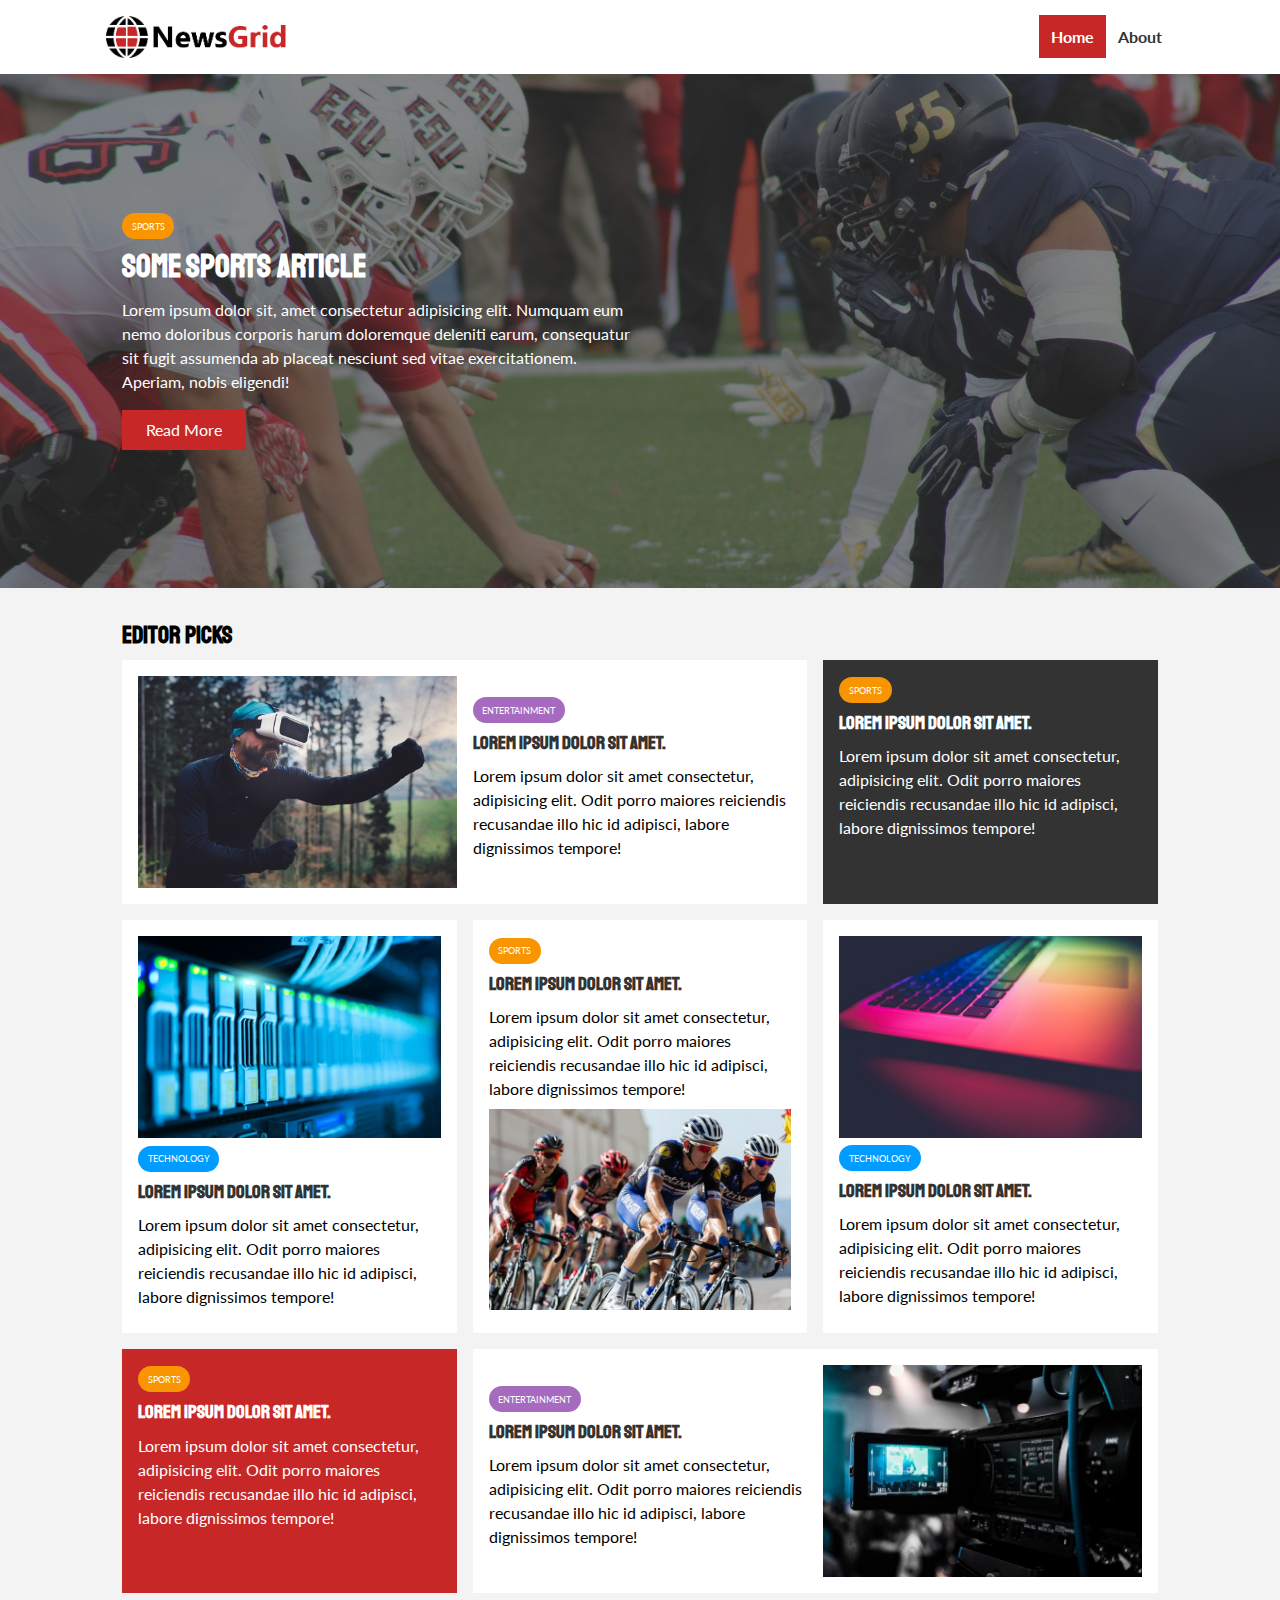
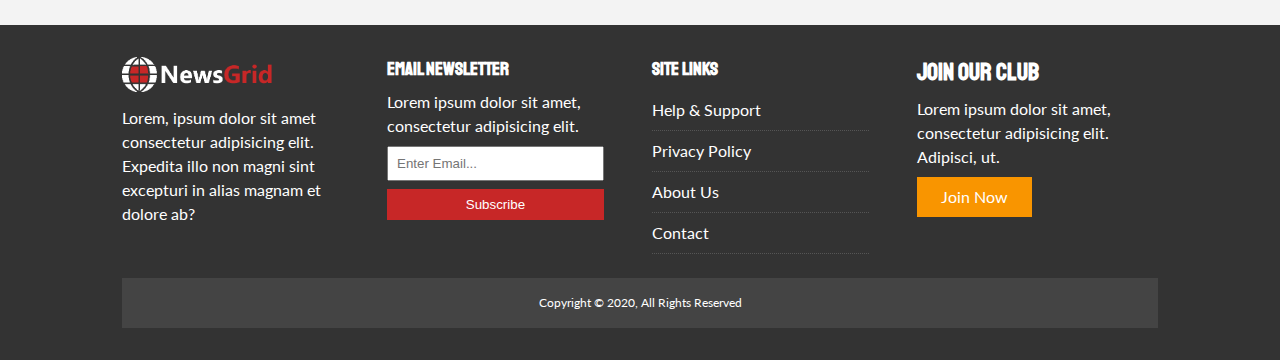
<file: index.html>
<!DOCTYPE html>
<html lang="en">

<head>
    <meta charset="UTF-8">
    <meta name="viewport" content="width=device-width, initial-scale=1.0">
    <link rel="stylesheet" href="https://cdnjs.cloudflare.com/ajax/libs/font-awesome/5.14.0/css/all.min.css"
        integrity="sha512-1PKOgIY59xJ8Co8+NE6FZ+LOAZKjy+KY8iq0G4B3CyeY6wYHN3yt9PW0XpSriVlkMXe40PTKnXrLnZ9+fkDaog=="
        crossorigin="anonymous" />
    <link href="https://fonts.googleapis.com/css2?family=Lato&family=Staatliches&display=swap" rel="stylesheet">
    <link rel="stylesheet" href="css/style.css">
    <link rel="stylesheet" media="screen and (max-width: 768px)" href="css/mobile.css">
    <link rel="shortcut icon" type="image/x-icon" href="favicon.ico">
    <title>NewsGrid | Latest News</title>
</head>

<body>
    <nav id="main-nav">
        <div class="container">
            <img src="img/logo.png" alt="NewsGrid" class="logo">
            <div class="social">
                <a href="http://www.facebook.com" target="_blank"><i class="fab fa-facebook fa-2x"></i></a>
                <a href="http://www.twitter.com" target="_blank"><i class="fab fa-twitter fa-2x"></i></a>
                <a href="http://www.instagram.com" target="_blank"><i class="fab fa-instagram fa-2x"></i></a>
                <a href="http://www.youtube.com" target="_blank"><i class="fab fa-youtube fa-2x"></i></a>
            </div>
            <ul>
                <li><a class="current" href="index.html">Home</a></li>
                <li><a href="about.html">About</a></li>
            </ul>
        </div>
    </nav>

    <!-- Showcase -->
    <header id="showcase">
        <div class="container">
            <div class="showcase-container">
                <div class="showcase-content">
                    <div class="category category-sports">Sports</div>
                    <h1>Some Sports Article</h1>
                    <p>Lorem ipsum dolor sit, amet consectetur adipisicing elit. Numquam eum nemo doloribus corporis
                        harum doloremque deleniti earum, consequatur sit fugit assumenda ab placeat nesciunt sed vitae
                        exercitationem. Aperiam, nobis eligendi!</p>
                    <a href="article.html" class="btn btn-primary">Read More</a>
                </div>
            </div>
        </div>
    </header>

    <!-- Home Articles -->
    <section id="home-articles" class="py-2">
        <div class="container">
            <h2>Editor Picks</h2>
            <div class="articles-container">
                <article class="card">
                    <img src="img/articles/ent1.jpg" alt="">
                    <div>
                        <div class="category category-ent">Entertainment</div>
                        <h3>
                            <a href="article.html">Lorem ipsum dolor sit amet.</a>
                        </h3>
                        <p>Lorem ipsum dolor sit amet consectetur, adipisicing elit. Odit porro maiores reiciendis
                            recusandae illo hic id adipisci, labore dignissimos tempore!</p>
                    </div>
                </article>
                <article class="card bg-dark">
                    <div class="category category-sports">Sports</div>
                    <h3>
                        <a href="article.html">Lorem ipsum dolor sit amet.</a>
                    </h3>
                    <p>Lorem ipsum dolor sit amet consectetur, adipisicing elit. Odit porro maiores reiciendis
                        recusandae illo hic id adipisci, labore dignissimos tempore!</p>
                </article>
                <article class="card">
                    <img src="img/articles/tech1.jpg" alt="">
                    <div class="category category-tech">Technology</div>
                    <h3>
                        <a href="article.html">Lorem ipsum dolor sit amet.</a>
                    </h3>
                    <p>Lorem ipsum dolor sit amet consectetur, adipisicing elit. Odit porro maiores reiciendis
                        recusandae illo hic id adipisci, labore dignissimos tempore!</p>
                </article>
                <article class="card">
                    <div class="category category-sports">Sports</div>
                    <h3>
                        <a href="article.html">Lorem ipsum dolor sit amet.</a>
                    </h3>
                    <p>Lorem ipsum dolor sit amet consectetur, adipisicing elit. Odit porro maiores reiciendis
                        recusandae illo hic id adipisci, labore dignissimos tempore!</p>
                    <img src="img/articles/sports1.jpg" alt="">
                </article>
                <article class="card">
                    <img src="img/articles/tech2.jpg" alt="">
                    <div class="category category-tech">Technology</div>
                    <h3>
                        <a href="article.html">Lorem ipsum dolor sit amet.</a>
                    </h3>
                    <p>Lorem ipsum dolor sit amet consectetur, adipisicing elit. Odit porro maiores reiciendis
                        recusandae illo hic id adipisci, labore dignissimos tempore!</p>
                </article>
                <article class="card bg-primary">
                    <div class="category category-sports">Sports</div>
                    <h3>
                        <a href="article.html">Lorem ipsum dolor sit amet.</a>
                    </h3>
                    <p>Lorem ipsum dolor sit amet consectetur, adipisicing elit. Odit porro maiores reiciendis
                        recusandae illo hic id adipisci, labore dignissimos tempore!</p>
                </article>
                <article class="card">
                    <div>
                        <div class="category category-ent">Entertainment</div>
                        <h3>
                            <a href="article.html">Lorem ipsum dolor sit amet.</a>
                        </h3>
                        <p>Lorem ipsum dolor sit amet consectetur, adipisicing elit. Odit porro maiores reiciendis
                            recusandae illo hic id adipisci, labore dignissimos tempore!</p>
                    </div>
                    <img src="img/articles/ent2.jpg" alt="">
                </article>
            </div>
        </div>
    </section>


    <!-- Footer -->
    <footer id="main-footer" class="py-2">
        <div class="container footer-container">
            <div>
                <img src="img/logo_light.png" alt="NewsGrid">
                <p>Lorem, ipsum dolor sit amet consectetur adipisicing elit. Expedita illo non magni sint excepturi in
                    alias magnam et dolore ab?</p>
            </div>
            <div>
                <h3>Email Newsletter</h3>
                <p>Lorem ipsum dolor sit amet, consectetur adipisicing elit.</p>
                <form>
                    <input type="email" placeholder="Enter Email...">
                    <input type="submit" value="Subscribe" class="btn btn-primary">
                </form>
            </div>
            <div>
                <h3>Site Links</h3>
                <ul class="list">
                    <li><a href="#">Help & Support</a></li>
                    <li><a href="#">Privacy Policy</a></li>
                    <li><a href="#">About Us</a></li>
                    <li><a href="#">Contact</a></li>
                </ul>
            </div>
            <div>
                <h2>Join Our Club</h2>
                <p>Lorem ipsum dolor sit amet, consectetur adipisicing elit. Adipisci, ut.</p>
                <a href="" class="btn btn-secondary">Join Now</a>
            </div>
            <div>
                <p>Copyright &copy; 2020, All Rights Reserved</p>
            </div>
        </div>
    </footer>
</body>

</html>
</file>
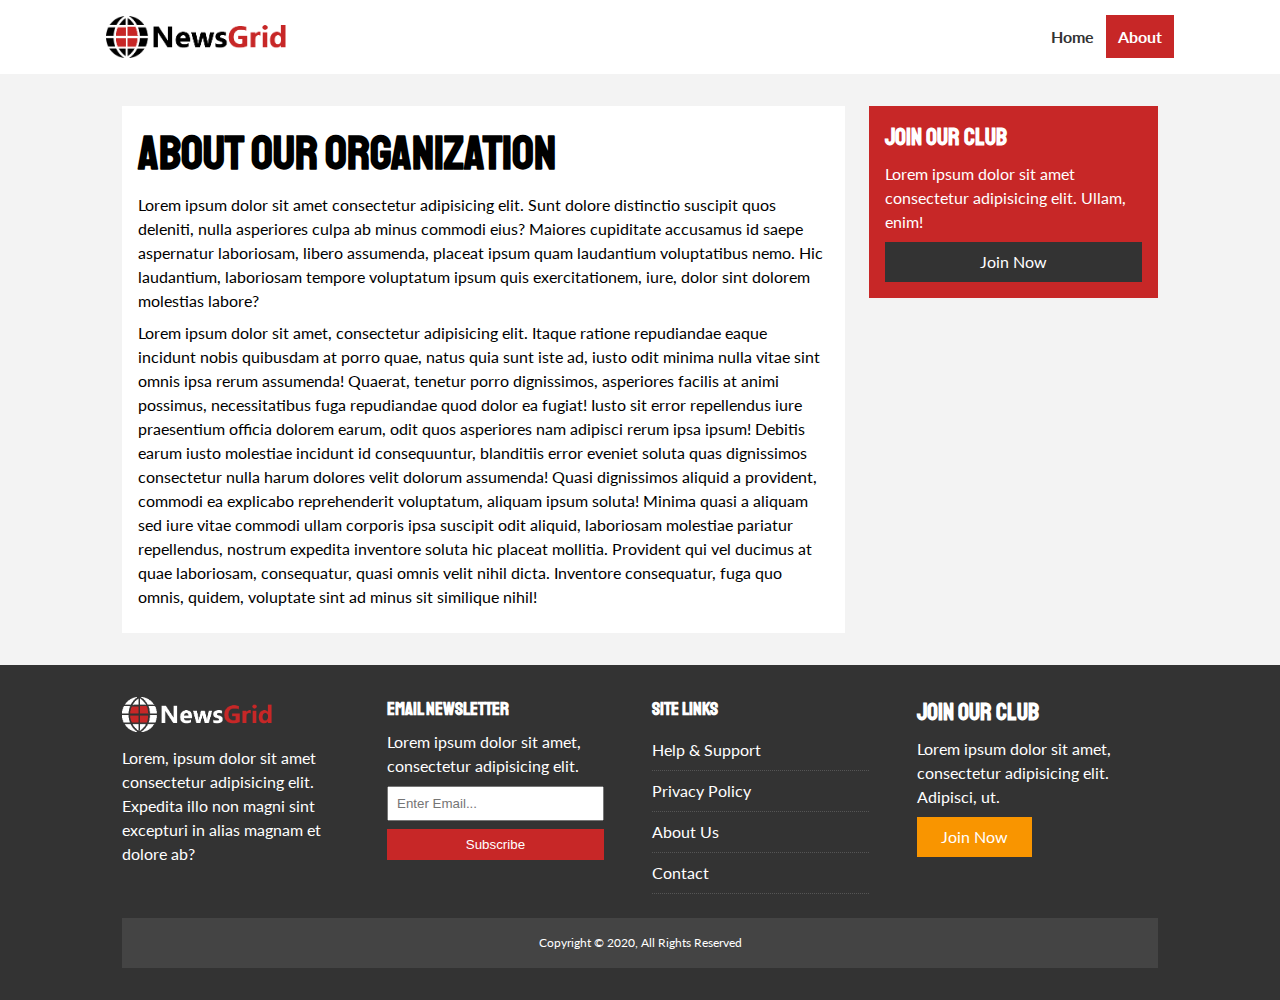
<file: about.html>
<!DOCTYPE html>
<html lang="en">

<head>
    <meta charset="UTF-8">
    <meta name="viewport" content="width=device-width, initial-scale=1.0">
    <link rel="stylesheet" href="https://cdnjs.cloudflare.com/ajax/libs/font-awesome/5.14.0/css/all.min.css"
        integrity="sha512-1PKOgIY59xJ8Co8+NE6FZ+LOAZKjy+KY8iq0G4B3CyeY6wYHN3yt9PW0XpSriVlkMXe40PTKnXrLnZ9+fkDaog=="
        crossorigin="anonymous" />
    <link href="https://fonts.googleapis.com/css2?family=Lato&family=Staatliches&display=swap" rel="stylesheet">
    <link rel="stylesheet" href="css/style.css">
    <link rel="stylesheet" media="screen and (max-width: 768px)" href="css/mobile.css">
    <link rel="shortcut icon" type="image/x-icon" href="favicon.ico">
    <title>NewsGrid | About</title>
</head>

<body>
    <nav id="main-nav">
        <div class="container">
            <img src="img/logo.png" alt="NewsGrid" class="logo">
            <div class="social">
                <a href="http://www.facebook.com" target="_blank"><i class="fab fa-facebook fa-2x"></i></a>
                <a href="http://www.twitter.com" target="_blank"><i class="fab fa-twitter fa-2x"></i></a>
                <a href="http://www.instagram.com" target="_blank"><i class="fab fa-instagram fa-2x"></i></a>
                <a href="http://www.youtube.com" target="_blank"><i class="fab fa-youtube fa-2x"></i></a>
            </div>
            <ul>
                <li><a href="index.html">Home</a></li>
                <li><a class="current" href="about.html">About</a></li>
            </ul>
        </div>
    </nav>

    <section id="about">
        <div class="container">
            <div class="page-container">
                <article class="card">
                    <h1 class="l-heading">
                        About Our Organization
                    </h1>
                    <p>Lorem ipsum dolor sit amet consectetur adipisicing elit. Sunt dolore distinctio suscipit quos
                        deleniti, nulla asperiores culpa ab minus commodi eius? Maiores cupiditate accusamus id saepe
                        aspernatur laboriosam, libero assumenda, placeat ipsum quam laudantium voluptatibus nemo. Hic
                        laudantium, laboriosam tempore voluptatum ipsum quis exercitationem, iure, dolor sint dolorem
                        molestias labore?</p>
                    <p>Lorem ipsum dolor sit amet, consectetur adipisicing elit. Itaque ratione repudiandae eaque
                        incidunt nobis quibusdam at porro quae, natus quia sunt iste ad, iusto odit minima nulla vitae
                        sint omnis ipsa rerum assumenda! Quaerat, tenetur porro dignissimos, asperiores facilis at animi
                        possimus, necessitatibus fuga repudiandae quod dolor ea fugiat! Iusto sit error repellendus iure
                        praesentium officia dolorem earum, odit quos asperiores nam adipisci rerum ipsa ipsum! Debitis
                        earum iusto molestiae incidunt id consequuntur, blanditiis error eveniet soluta quas dignissimos
                        consectetur nulla harum dolores velit dolorum assumenda! Quasi dignissimos aliquid a provident,
                        commodi ea explicabo reprehenderit voluptatum, aliquam ipsum soluta! Minima quasi a aliquam sed
                        iure vitae commodi ullam corporis ipsa suscipit odit aliquid, laboriosam molestiae pariatur
                        repellendus, nostrum expedita inventore soluta hic placeat mollitia. Provident qui vel ducimus
                        at quae laboriosam, consequatur, quasi omnis velit nihil dicta. Inventore consequatur, fuga quo
                        omnis, quidem, voluptate sint ad minus sit similique nihil!</p>
                </article>
                <aside class="card bg-primary">
                    <h2>Join Our Club</h2>
                    <p>Lorem ipsum dolor sit amet consectetur adipisicing elit. Ullam, enim!</p>
                    <a href="#" class="btn btn-dark btn-block">Join Now</a>
                </aside>
            </div>
        </div>
    </section>


    <!-- Footer -->
    <footer id="main-footer" class="py-2">
        <div class="container footer-container">
            <div>
                <img src="img/logo_light.png" alt="NewsGrid">
                <p>Lorem, ipsum dolor sit amet consectetur adipisicing elit. Expedita illo non magni sint excepturi in
                    alias magnam et dolore ab?</p>
            </div>
            <div>
                <h3>Email Newsletter</h3>
                <p>Lorem ipsum dolor sit amet, consectetur adipisicing elit.</p>
                <form>
                    <input type="email" placeholder="Enter Email...">
                    <input type="submit" value="Subscribe" class="btn btn-primary">
                </form>
            </div>
            <div>
                <h3>Site Links</h3>
                <ul class="list">
                    <li><a href="#">Help & Support</a></li>
                    <li><a href="#">Privacy Policy</a></li>
                    <li><a href="#">About Us</a></li>
                    <li><a href="#">Contact</a></li>
                </ul>
            </div>
            <div>
                <h2>Join Our Club</h2>
                <p>Lorem ipsum dolor sit amet, consectetur adipisicing elit. Adipisci, ut.</p>
                <a href="" class="btn btn-secondary">Join Now</a>
            </div>
            <div>
                <p>Copyright &copy; 2020, All Rights Reserved</p>
            </div>
        </div>
    </footer>
</body>

</html>
</file>
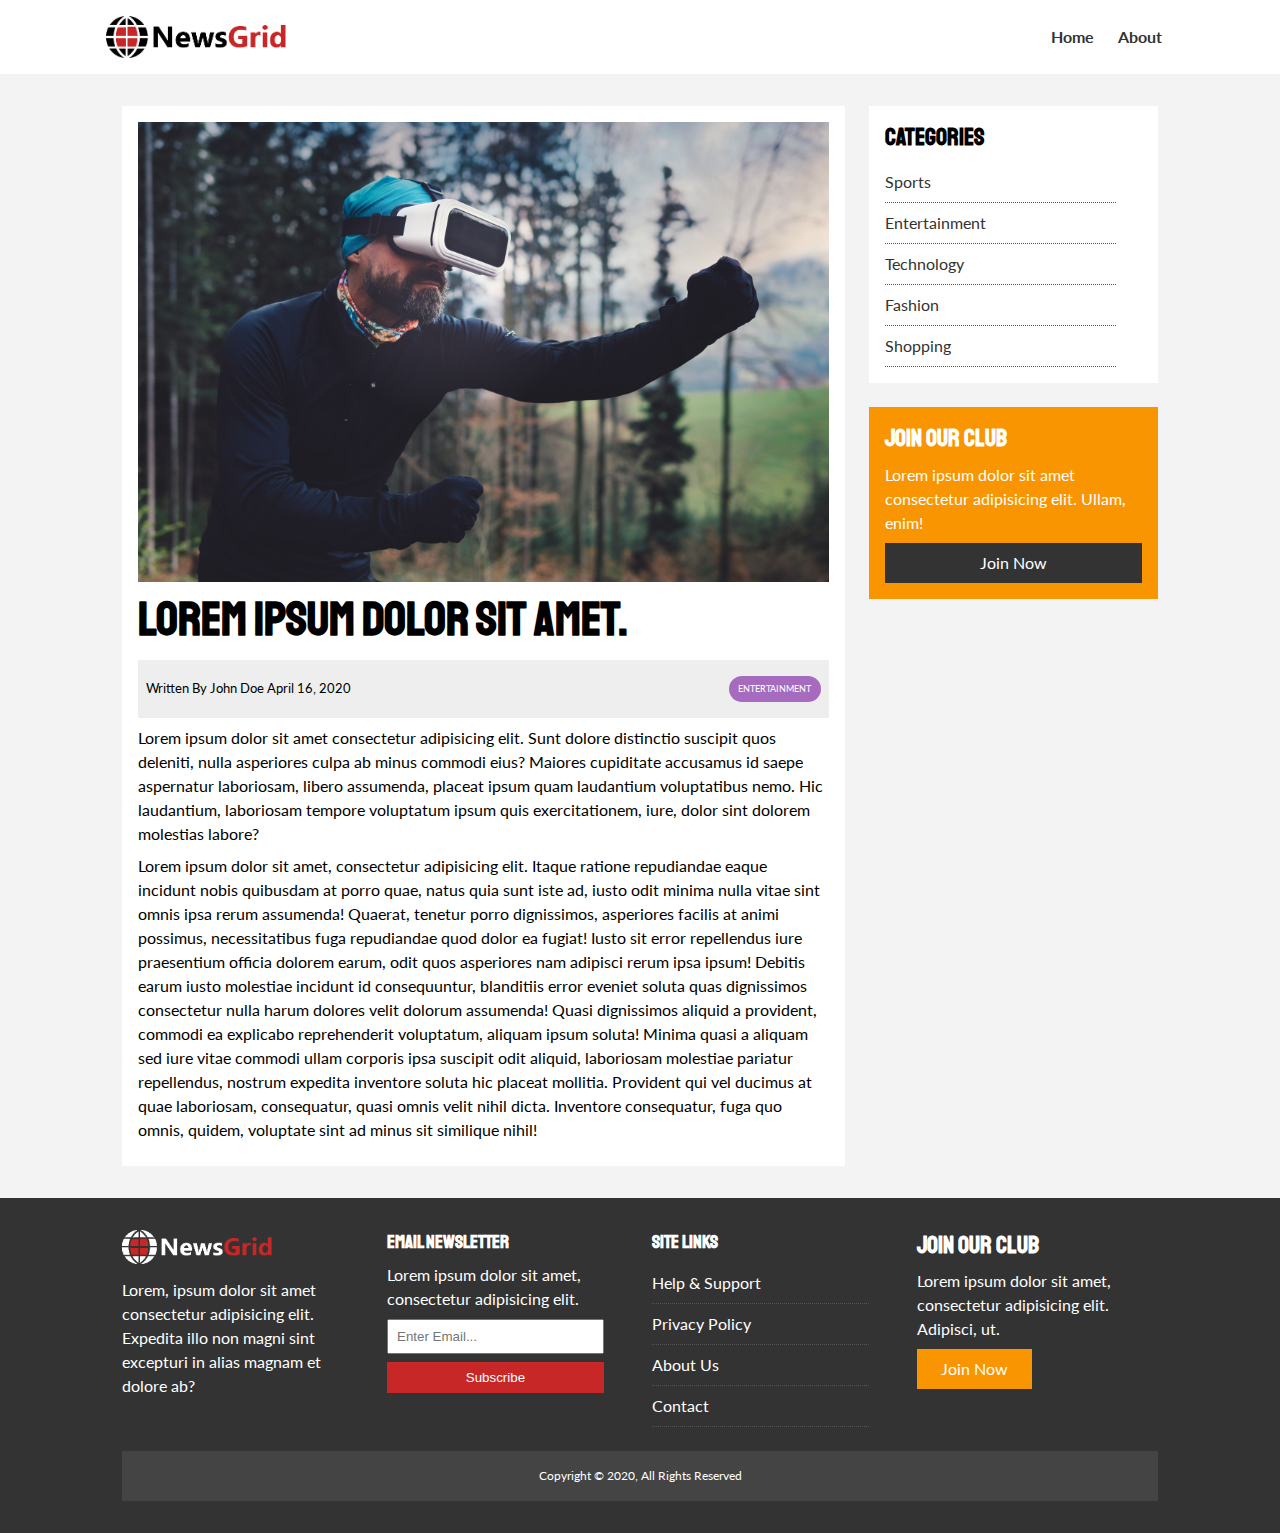
<file: article.html>
<!DOCTYPE html>
<html lang="en">

<head>
    <meta charset="UTF-8">
    <meta name="viewport" content="width=device-width, initial-scale=1.0">
    <link rel="stylesheet" href="https://cdnjs.cloudflare.com/ajax/libs/font-awesome/5.14.0/css/all.min.css"
        integrity="sha512-1PKOgIY59xJ8Co8+NE6FZ+LOAZKjy+KY8iq0G4B3CyeY6wYHN3yt9PW0XpSriVlkMXe40PTKnXrLnZ9+fkDaog=="
        crossorigin="anonymous" />
    <link href="https://fonts.googleapis.com/css2?family=Lato&family=Staatliches&display=swap" rel="stylesheet">
    <link rel="stylesheet" href="css/style.css">
    <link rel="stylesheet" media="screen and (max-width: 768px)" href="css/mobile.css">
    <link rel="shortcut icon" type="image/x-icon" href="favicon.ico">
    <title>NewsGrid | Latest News</title>
</head>

<body>
    <nav id="main-nav">
        <div class="container">
            <img src="img/logo.png" alt="NewsGrid" class="logo">
            <div class="social">
                <a href="http://www.facebook.com" target="_blank"><i class="fab fa-facebook fa-2x"></i></a>
                <a href="http://www.twitter.com" target="_blank"><i class="fab fa-twitter fa-2x"></i></a>
                <a href="http://www.instagram.com" target="_blank"><i class="fab fa-instagram fa-2x"></i></a>
                <a href="http://www.youtube.com" target="_blank"><i class="fab fa-youtube fa-2x"></i></a>
            </div>
            <ul>
                <li><a href="index.html">Home</a></li>
                <li><a href="about.html">About</a></li>
            </ul>
        </div>
    </nav>

    <section id="article">
        <div class="container">
            <div class="page-container">
                <article class="card">
                    <img src="img/articles/ent1.jpg" alt="">
                    <h1 class="l-heading">
                        Lorem ipsum dolor sit amet.
                    </h1>
                    <div class="meta">
                        <small>
                            <i class="fas fa-user"></i> Written By John Doe April 16, 2020
                        </small>
                        <div class="category category-ent">Entertainment</div>
                    </div>
                    <p>Lorem ipsum dolor sit amet consectetur adipisicing elit. Sunt dolore distinctio suscipit quos
                        deleniti, nulla asperiores culpa ab minus commodi eius? Maiores cupiditate accusamus id saepe
                        aspernatur laboriosam, libero assumenda, placeat ipsum quam laudantium voluptatibus nemo. Hic
                        laudantium, laboriosam tempore voluptatum ipsum quis exercitationem, iure, dolor sint dolorem
                        molestias labore?</p>
                    <p>Lorem ipsum dolor sit amet, consectetur adipisicing elit. Itaque ratione repudiandae eaque
                        incidunt nobis quibusdam at porro quae, natus quia sunt iste ad, iusto odit minima nulla vitae
                        sint omnis ipsa rerum assumenda! Quaerat, tenetur porro dignissimos, asperiores facilis at animi
                        possimus, necessitatibus fuga repudiandae quod dolor ea fugiat! Iusto sit error repellendus iure
                        praesentium officia dolorem earum, odit quos asperiores nam adipisci rerum ipsa ipsum! Debitis
                        earum iusto molestiae incidunt id consequuntur, blanditiis error eveniet soluta quas dignissimos
                        consectetur nulla harum dolores velit dolorum assumenda! Quasi dignissimos aliquid a provident,
                        commodi ea explicabo reprehenderit voluptatum, aliquam ipsum soluta! Minima quasi a aliquam sed
                        iure vitae commodi ullam corporis ipsa suscipit odit aliquid, laboriosam molestiae pariatur
                        repellendus, nostrum expedita inventore soluta hic placeat mollitia. Provident qui vel ducimus
                        at quae laboriosam, consequatur, quasi omnis velit nihil dicta. Inventore consequatur, fuga quo
                        omnis, quidem, voluptate sint ad minus sit similique nihil!</p>
                </article>

                <aside id="categories" class="card">
                    <h2>Categories</h2>
                    <ul class="list">
                        <li><a href="#"><i class="fas fa-chevron-right"></i> Sports</a></li>
                        <li><a href="#"><i class="fas fa-chevron-right"></i> Entertainment</a></li>
                        <li><a href="#"><i class="fas fa-chevron-right"></i> Technology</a></li>
                        <li><a href="#"><i class="fas fa-chevron-right"></i> Fashion</a></li>
                        <li><a href="#"><i class="fas fa-chevron-right"></i> Shopping</a></li>
                    </ul>
                </aside>
                <aside class="card bg-secondary">
                    <h2>Join Our Club</h2>
                    <p>Lorem ipsum dolor sit amet consectetur adipisicing elit. Ullam, enim!</p>
                    <a href="#" class="btn btn-dark btn-block">Join Now</a>
                </aside>
            </div>
        </div>
    </section>


    <!-- Footer -->
    <footer id="main-footer" class="py-2">
        <div class="container footer-container">
            <div>
                <img src="img/logo_light.png" alt="NewsGrid">
                <p>Lorem, ipsum dolor sit amet consectetur adipisicing elit. Expedita illo non magni sint excepturi in
                    alias magnam et dolore ab?</p>
            </div>
            <div>
                <h3>Email Newsletter</h3>
                <p>Lorem ipsum dolor sit amet, consectetur adipisicing elit.</p>
                <form>
                    <input type="email" placeholder="Enter Email...">
                    <input type="submit" value="Subscribe" class="btn btn-primary">
                </form>
            </div>
            <div>
                <h3>Site Links</h3>
                <ul class="list">
                    <li><a href="#">Help & Support</a></li>
                    <li><a href="#">Privacy Policy</a></li>
                    <li><a href="#">About Us</a></li>
                    <li><a href="#">Contact</a></li>
                </ul>
            </div>
            <div>
                <h2>Join Our Club</h2>
                <p>Lorem ipsum dolor sit amet, consectetur adipisicing elit. Adipisci, ut.</p>
                <a href="" class="btn btn-secondary">Join Now</a>
            </div>
            <div>
                <p>Copyright &copy; 2020, All Rights Reserved</p>
            </div>
        </div>
    </footer>
</body>

</html>
</file>
<file: css/style.css>
:root {
    --primary-color: #c72727;
    --secondary-color: #f99500;
    --light-color: #f3f3f3;
    --dark-color: #333;
    --max-width: 1100px;
}

.category {
    --sports-color: #f99500;
    --ent-color: #a66bbe;
    --tech-color: #009cff;
}

* {
    margin: 0;
    padding: 0;
    box-sizing: border-box;
}

body {
    font-family: 'Lato', sans-serif;
    line-height: 1.5;
    background: var(--light-color);
}

p {
    margin: 0.5rem 0;
}

a {
    color: #333;
    text-decoration: none;
}

ul {
    list-style: none;
}

img {
    width: 100%;
}

h1, h2, h3, h4, h5, h6 {
    font-family: 'Staatliches', cursive;
    margin-bottom: .55rem;
    line-height: 1.3;
}

/* Utility */
.container {
    max-width: var(--max-width);
    margin: auto;
    padding: 0 2rem;
    overflow: hidden;
}

.category {
    display: inline-block;
    color: #fff;
    font-size: 0.55rem;
    text-transform: uppercase;
    padding: 0.4rem 0.6rem;
    border-radius: 15px;
    margin-bottom: 0.5rem;
}

.category-sports {
    background: var(--sports-color);
}
.category-ent {
    background: var(--ent-color);
}
.category-tech {
    background: var(--tech-color);
}

.btn {
    display: inline-block;
    border: none;
    background: var(--dark-color);
    color: #fff;
    padding: 0.5rem 1.5rem;
}

.btn-light {
    background: var(--light-color);
}

.btn-primary {
    background: var(--primary-color);
}

.btn-secondary {
    background: var(--secondary-color);
}

.btn-block {
    display: block;
    width: 100%;
    text-align: center;
}

.btn:hover {
    opacity: 0.9;
    cursor: pointer;
}

.card {
    background: #fff;
    padding: 1rem;
}

.bg-dark {
    background: var(--dark-color);
    color: #fff;
}

.bg-primary {
    background: var(--primary-color);
    color: #fff;
}

.bg-secondary {
    background: var(--secondary-color);
    color: #fff;
}

.bg-dark h1,
.bg-dark h2,
.bg-dark h3,
.bg-dark a,
.bg-primary h1,
.bg-primary h2,
.bg-primary h3,
.bg-primary a,
.bg-secondary h1,
.bg-secondary h2,
.bg-secondary h3,
.bg-secondary a {
    color: #fff;
}

.py-1 {
    padding: 1.5rem 0;
}

.py-2 {
    padding: 2rem 0;
}

.py-3 {
    padding: 3rem 0;
}

.p-1 {
    padding: 1.5rem;
}

.p-2 {
    padding: 2rem;
}

.p-3 {
    padding: 3rem;
}

.l-heading {
    font-size: 3rem;
}

.list li {
    padding: 0.5rem 0;
    border-bottom: #555 dotted 1px;
    width: 90%;
}

.list li a:hover {
    color: var(--primary-color) !important;
}

/*Inner page grid container */
.page-container {
    display: grid;
    grid-template-columns: 5fr 2fr;
    margin: 2rem 0;
    gap: 1.5rem;
}

.page-container > *:first-child {
    grid-row: 1 / span 3;
}

/* Navigation */
#main-nav {
    background: #fff;
    position: sticky;
    top: 0;
    z-index: 2;
}

#main-nav .container {
    display: grid;
    grid-template-columns: 6fr 3fr 2fr;
    padding: 1rem;
    align-items: center;
}

#main-nav .logo {
    width: 180px;
}

#main-nav ul {
    justify-self: end;
    display: flex;
}

#main-nav ul li a {
    padding: 0.75rem;
    font-weight: bold;
}

#main-nav ul li a.current {
    background: var(--primary-color);
    color: #fff;
}

#main-nav ul li a:hover {
    background: var(--light-color);
    color: var(--dark-color);
}

#main-nav .social {
    justify-self: center;
}

#main-nav .social i {
    color: #777;
    margin-right: 0.5rem;
}

/* Showcase */
#showcase {
    color: #fff;
    background: #333;
    padding: 2rem;
    position: relative;
}

#showcase:before {
    content: '';
    background: url('../img/featured.jpg') no-repeat center center/cover;
    position: absolute;
    top: 0;
    left: 0;
    width: 100%;
    height: 100%;
    opacity: 0.4;
}

#showcase .showcase-container {
    display: grid;
    grid-template-columns: repeat(2, 1fr);
    justify-content: center;
    align-items: center;
    height: 50vh;
}

#showcase .showcase-content {
    z-index: 1;
}

#showcase .showcase-content p {
    margin-bottom: 1rem;
}

/* Home Articles */
#home-articles .articles-container {
    display: grid;
    grid-template-columns: repeat(3, 1fr);
    gap: 1rem;
}

#home-articles .articles-container > *:first-child,
#home-articles .articles-container > *:last-child {
    display: grid;
    grid-template-columns: repeat(2, 1fr);
    gap: 1rem;
    align-items: center;
    grid-column: 1 / span 2;
}

#home-articles .articles-container > *:last-child {
    grid-column: 2 / span 2;
}

#article .meta {
    display: flex;
    justify-content: space-between;
    align-items: center;
    background: #eee;
    padding: 0.5rem;
}

#article .meta .category {
    margin-top: 0.5rem;
}

/* Footer */
#main-footer {
    background: var(--dark-color);
    color: #fff;
}

#main-footer img {
    width: 150px;
}

#main-footer a {
    color: #fff;
}

#main-footer .footer-container {
    display: grid;
    grid-template-columns: repeat(4, 1fr);
    gap: 1.5rem;
}

#main-footer .footer-container > *:last-child {
    background: #444;
    grid-column: 1 / span 4;
    padding: 0.5rem;
    text-align: center;
    font-size: 0.75rem;
}

#main-footer .footer-container input[type='email'] {
    width: 90%;
    padding: 0.5rem;
    margin-bottom: 0.5rem;
}

#main-footer .footer-container input[type='submit'] {
    width: 90%;
}
</file>
<file: css/mobile.css>
/* Navigation */
#main-nav .social {
    display: none;
}

#main-nav .container {
    grid-template-columns: 1fr;
    gap: 1.2rem;
}

#main-nav ul, #main-nav .logo {
    justify-self: center;
}

#main-nav ul li a {
    padding: 0.5rem;
}

#home-articles .articles-container {
    grid-template-columns: repeat(2, 1fr);
}

#home-articles .articles-container > *:first-child, #home-articles .articles-container > *:last-child {
    grid-template-columns: 1fr;
    grid-column: 1;
}

@media(max-width: 600px) {
    /* Stack Grid Items*/
    #showcase .showcase-container, #home-articles .articles-container, #main-footer .footer-container {
        grid-template-columns: 1fr;
    }

    #main-footer .footer-container > *:last-child {
        grid-column: 1;
    }

    #main-footer .footer-container > *:first-child, #main-footer .footer-container > *:nth-child(2) {
        border-bottom: #444 dotted 1px;
        padding-bottom: 1rem;
    }

    .page-container {
        grid-template-columns: 1fr;
        text-align: center;
    }

    .page-container > *:first-child {
        grid-row: 1;
    }

    #article .meta {
        flex-wrap: wrap;
        justify-content: center;
    }

    #article .meta .category {
        margin-bottom: 0;
    }
}
</file>
